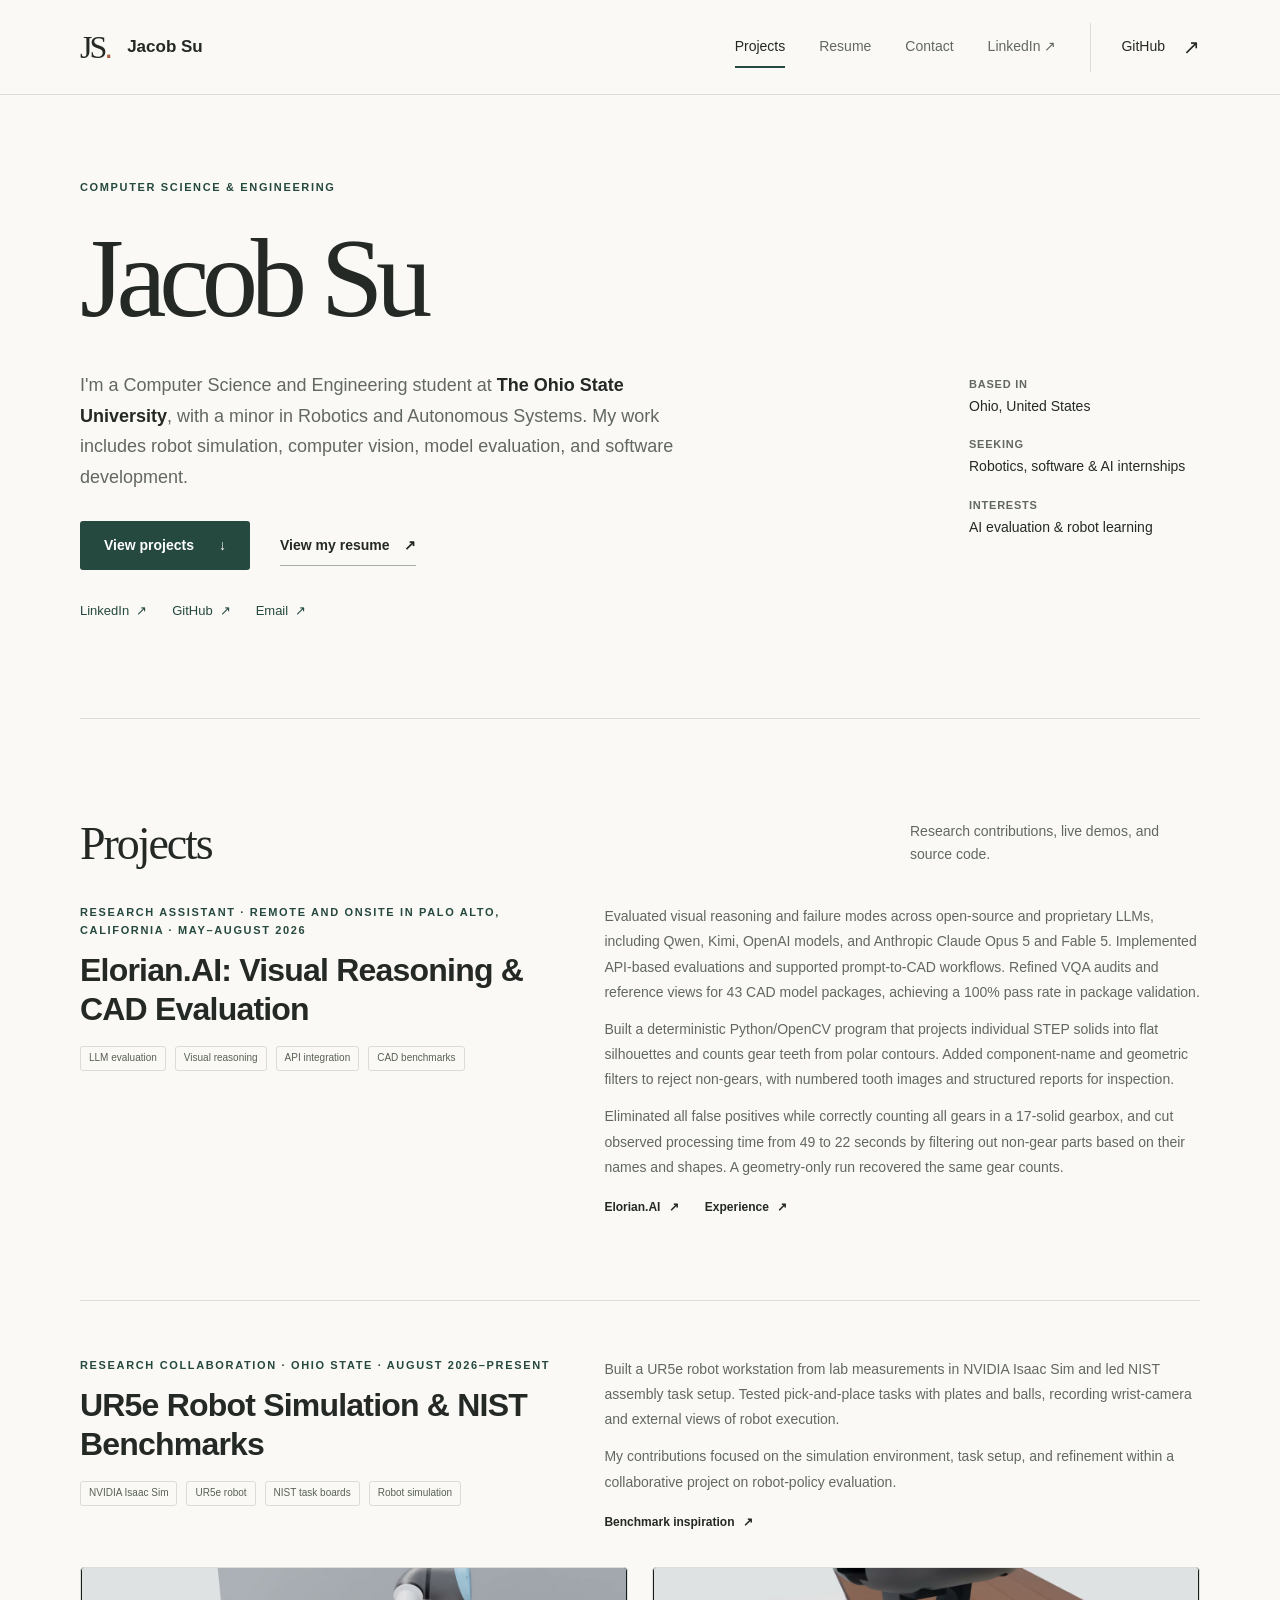
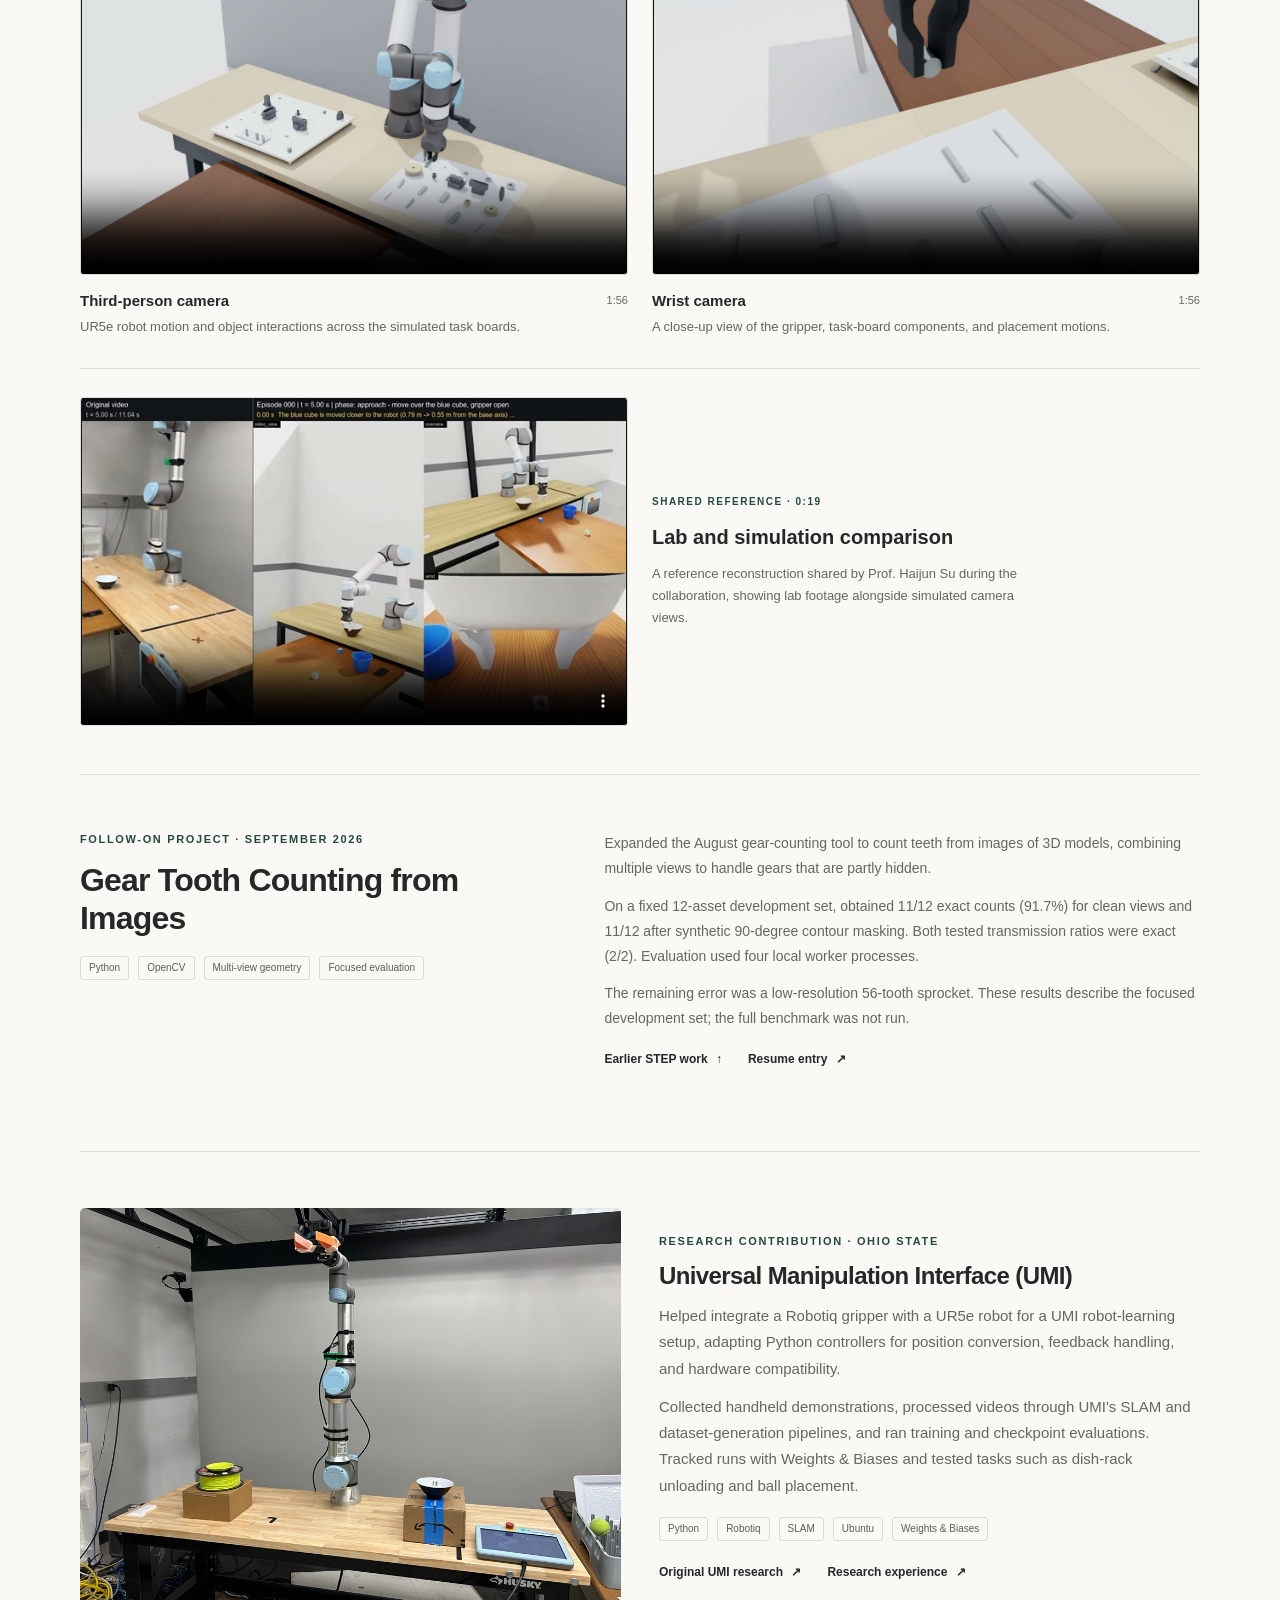
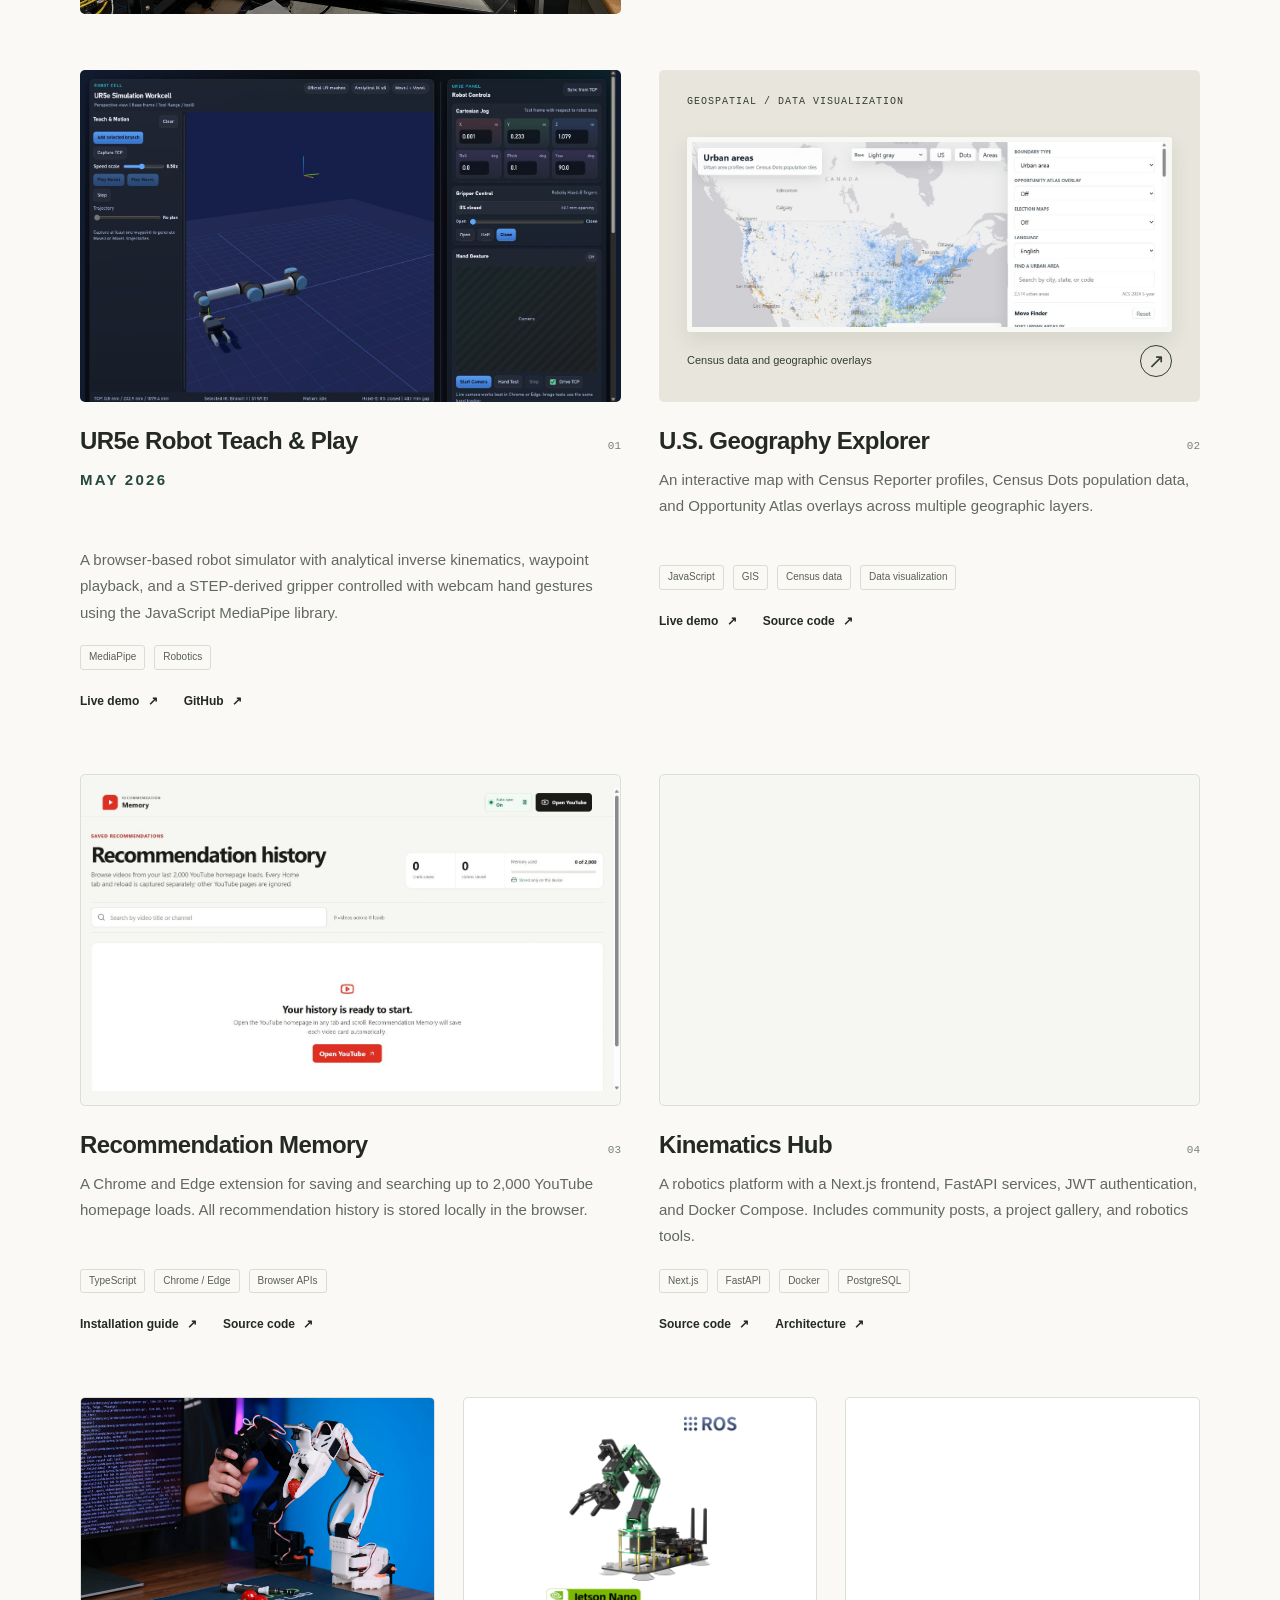
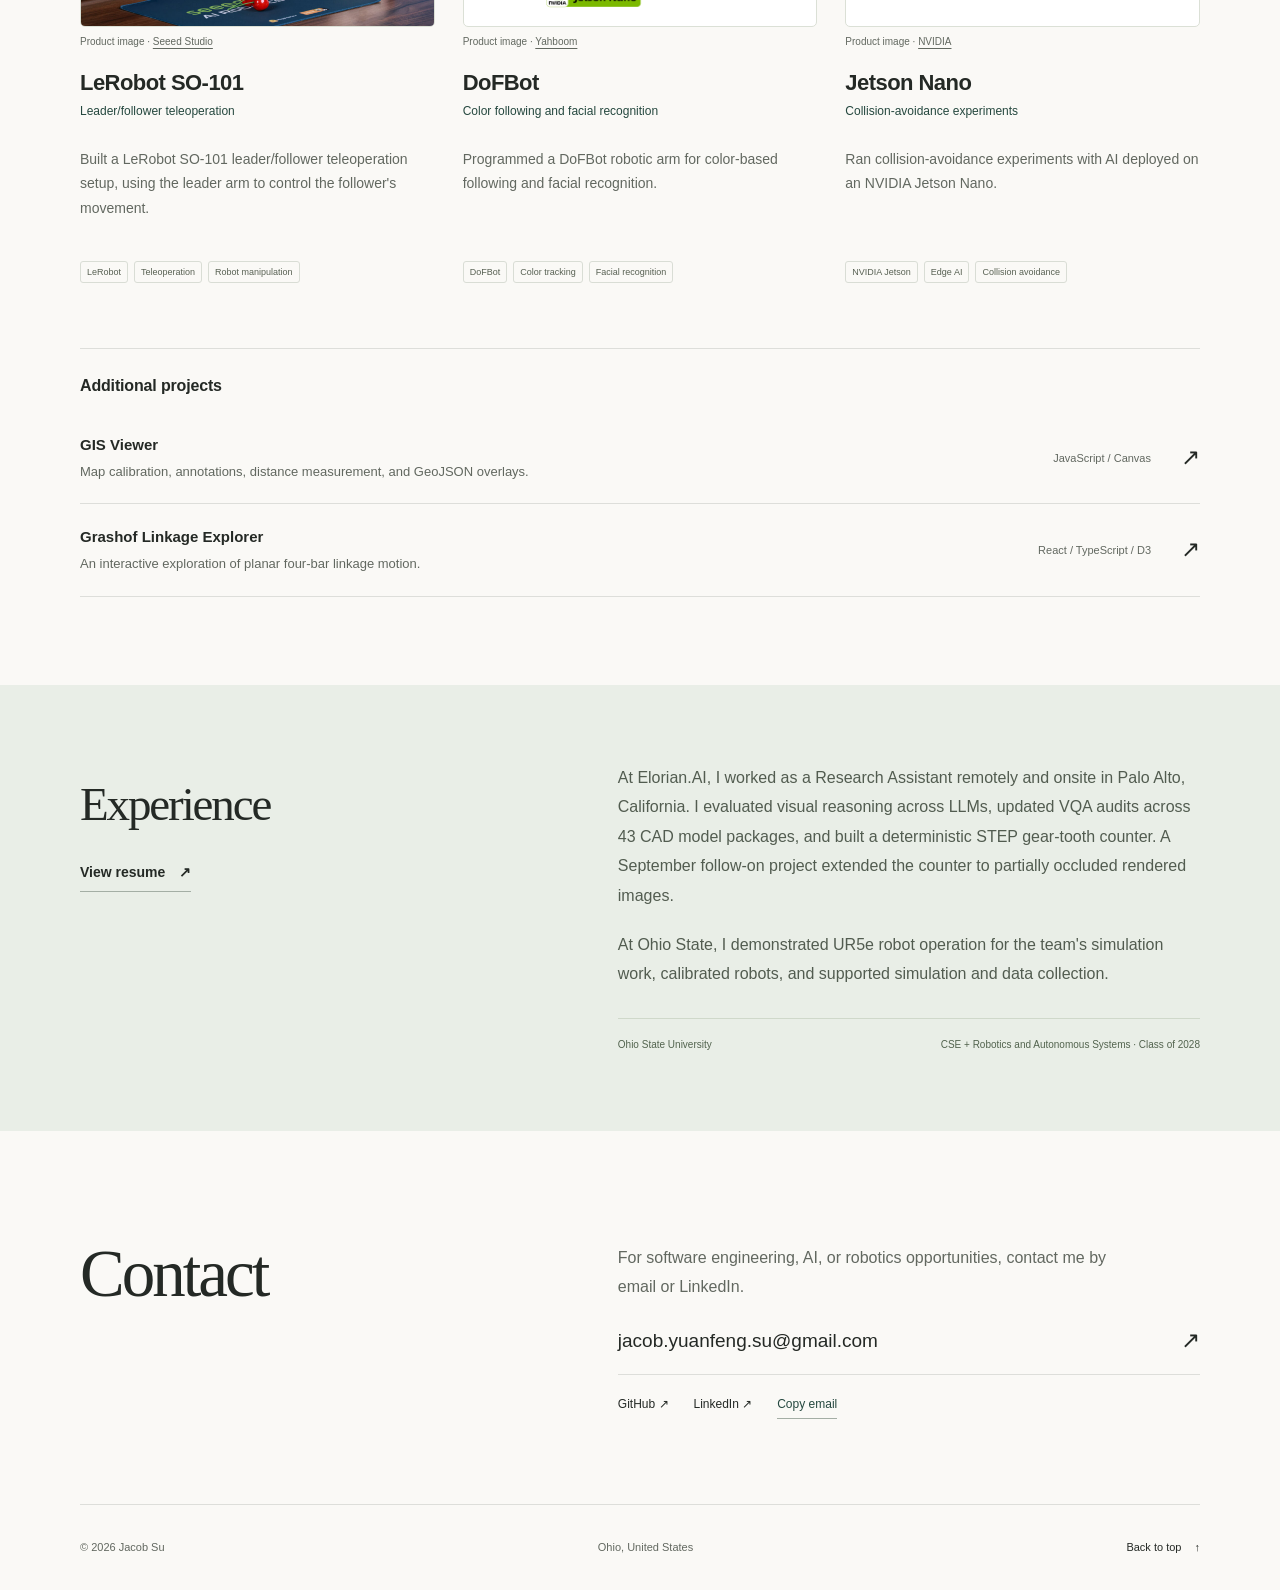
<file: index.html>
<!doctype html>
<html lang="en">
<head>
  <meta charset="utf-8">
  <meta name="viewport" content="width=device-width,initial-scale=1">
  <meta name="description" content="Jacob Su — Ohio State Computer Science and Engineering student building software, applied AI systems, robotics tools, and interactive maps. Explore projects and resume.">
  <meta name="theme-color" content="#faf9f6">
  <meta property="og:title" content="Jacob Su | Software, AI & Robotics">
  <meta property="og:description" content="Selected projects, research experience, and resume. Computer Science and Engineering at The Ohio State University.">
  <meta property="og:type" content="website">
  <meta property="og:url" content="https://pekingperson.github.io/">
  <link rel="canonical" href="https://pekingperson.github.io/">
  <link rel="icon" href="assets/favicon.svg" type="image/svg+xml">
  <link rel="stylesheet" href="assets/styles.css">
  <script src="assets/site.js" defer></script>
  <title>Jacob Su | Software, AI & Robotics</title>
</head>
<body>
  <a class="skip-link" href="#main">Skip to content</a>
  <header class="site-header">
    <div class="container nav-wrap">
      <a class="brand" href="./" aria-label="Jacob Su home"><span class="monogram" aria-hidden="true">JS<span>.</span></span><span>Jacob Su</span></a>
      <nav aria-label="Main navigation">
        <a class="nav-link active" href="#projects" aria-current="page">Projects</a>
        <a class="nav-link" href="resume.html">Resume</a>
        <a class="nav-link" href="#contact">Contact</a>
        <a class="nav-link nav-linkedin" href="https://www.linkedin.com/in/jacob-su-a13038284/" target="_blank" rel="noopener noreferrer">LinkedIn <span aria-hidden="true">↗</span></a>
        <a class="nav-github" href="https://github.com/pekingperson" target="_blank" rel="noopener noreferrer">GitHub <span aria-hidden="true">↗</span></a>
      </nav>
    </div>
  </header>

  <main id="main">
    <section class="hero container" aria-labelledby="intro-title">
      <p class="eyebrow">Computer Science &amp; Engineering</p>
      <h1 id="intro-title">Jacob Su</h1>
      <div class="hero-bottom">
        <div class="hero-intro">
          <p>I'm a Computer Science and Engineering student at <strong>The Ohio State University</strong>, with a minor in Robotics and Autonomous Systems. My work includes robot simulation, computer vision, model evaluation, and software development.</p>
          <div class="hero-actions">
            <a class="button button-dark" href="#projects">View projects <span aria-hidden="true">↓</span></a>
            <a class="text-link" href="resume.html">View my resume <span aria-hidden="true">↗</span></a>
          </div>
          <nav class="profile-links" aria-label="Profile and contact links">
            <a href="https://www.linkedin.com/in/jacob-su-a13038284/" target="_blank" rel="noopener noreferrer">LinkedIn <span aria-hidden="true">↗</span></a>
            <a href="https://github.com/pekingperson" target="_blank" rel="noopener noreferrer">GitHub <span aria-hidden="true">↗</span></a>
            <a href="mailto:jacob.yuanfeng.su@gmail.com">Email <span aria-hidden="true">↗</span></a>
          </nav>
        </div>
        <dl class="hero-details">
          <div><dt>Based in</dt><dd>Ohio, United States</dd></div>
          <div><dt>Seeking</dt><dd>Robotics, software &amp; AI internships</dd></div>
          <div><dt>Interests</dt><dd>AI evaluation &amp; robot learning</dd></div>
        </dl>
      </div>
      <div class="hero-rule" aria-hidden="true"></div>
    </section>

    <section class="projects container section" id="projects" aria-labelledby="projects-title">
      <div class="section-heading">
        <div><h2 id="projects-title">Projects</h2></div>
        <p>Research contributions, live demos, and source code.</p>
      </div>
      <div class="project-grid">
        <article class="project research-project" id="elorian-ai" aria-labelledby="elorian-title">
          <div class="research-heading">
            <div>
              <p class="eyebrow">Research Assistant · Remote and onsite in Palo Alto, California · May–August 2026</p>
              <h3 id="elorian-title">Elorian.AI: Visual Reasoning &amp; CAD Evaluation</h3>
              <ul class="tags" aria-label="Elorian project areas"><li>LLM evaluation</li><li>Visual reasoning</li><li>API integration</li><li>CAD benchmarks</li></ul>
            </div>
            <div class="research-description">
              <p>Evaluated visual reasoning and failure modes across open-source and proprietary LLMs, including Qwen, Kimi, OpenAI models, and Anthropic Claude Opus 5 and Fable 5. Implemented API-based evaluations and supported prompt-to-CAD workflows. Refined VQA audits and reference views for 43 CAD model packages, achieving a 100% pass rate in package validation.</p>
              <p>Built a deterministic Python/OpenCV program that projects individual STEP solids into flat silhouettes and counts gear teeth from polar contours. Added component-name and geometric filters to reject non-gears, with numbered tooth images and structured reports for inspection.</p>
              <p>Eliminated all false positives while correctly counting all gears in a 17-solid gearbox, and cut observed processing time from 49 to 22 seconds by filtering out non-gear parts based on their names and shapes. A geometry-only run recovered the same gear counts.</p>
              <div class="project-links"><a href="https://elorian.ai/" target="_blank" rel="noopener noreferrer">Elorian.AI <span aria-hidden="true">↗</span></a><a href="resume.html#elorian-experience">Experience <span aria-hidden="true">↗</span></a></div>
            </div>
          </div>
        </article>

        <article class="project simulation-project" id="ur5e-simulation" aria-labelledby="simulation-title">
          <div class="simulation-heading">
            <div>
              <p class="eyebrow">Research collaboration · Ohio State · August 2026–Present</p>
              <h3 id="simulation-title">UR5e Robot Simulation &amp; NIST Benchmarks</h3>
              <ul class="tags" aria-label="Simulation project technologies"><li>NVIDIA Isaac Sim</li><li>UR5e robot</li><li>NIST task boards</li><li>Robot simulation</li></ul>
            </div>
            <div class="simulation-description">
              <p>Built a UR5e robot workstation from lab measurements in NVIDIA Isaac Sim and led NIST assembly task setup. Tested pick-and-place tasks with plates and balls, recording wrist-camera and external views of robot execution.</p>
              <p>My contributions focused on the simulation environment, task setup, and refinement within a collaborative project on robot-policy evaluation.</p>
              <div class="project-links"><a href="https://alpha-nist.github.io/" target="_blank" rel="noopener noreferrer">Benchmark inspiration <span aria-hidden="true">↗</span></a></div>
            </div>
          </div>
          <div class="simulation-videos" aria-label="UR5e robot project videos">
            <figure class="project-video">
              <video controls playsinline preload="none" poster="assets/videos/ur5e-third-person.jpg" width="1280" height="720" aria-label="UR5e robot simulation, third-person camera" aria-describedby="third-person-caption">
                <source src="assets/videos/ur5e-third-person.mp4" type="video/mp4">
                <a href="assets/videos/ur5e-third-person.mp4">Open the third-person simulation video.</a>
              </video>
              <figcaption id="third-person-caption"><strong>Third-person camera <span>1:56</span></strong>UR5e robot motion and object interactions across the simulated task boards.</figcaption>
            </figure>
            <figure class="project-video">
              <video controls playsinline preload="none" poster="assets/videos/ur5e-wrist-camera.jpg" width="1280" height="720" aria-label="UR5e robot simulation, wrist camera" aria-describedby="wrist-camera-caption">
                <source src="assets/videos/ur5e-wrist-camera.mp4" type="video/mp4">
                <a href="assets/videos/ur5e-wrist-camera.mp4">Open the wrist-camera simulation video.</a>
              </video>
              <figcaption id="wrist-camera-caption"><strong>Wrist camera <span>1:56</span></strong>A close-up view of the gripper, task-board components, and placement motions.</figcaption>
            </figure>
            <figure class="project-video reference-video">
              <video controls playsinline preload="none" poster="assets/videos/ur5e-lab-comparison.jpg" width="640" height="384" aria-label="Reference comparison of lab footage and a simulated UR5e robot workstation" aria-describedby="comparison-caption">
                <source src="assets/videos/ur5e-lab-comparison.mp4" type="video/mp4">
                <a href="assets/videos/ur5e-lab-comparison.mp4">Open the lab and simulation comparison video.</a>
              </video>
              <figcaption id="comparison-caption"><span class="eyebrow">Shared reference · 0:19</span><strong>Lab and simulation comparison</strong>A reference reconstruction shared by Prof. Haijun Su during the collaboration, showing lab footage alongside simulated camera views.</figcaption>
            </figure>
          </div>
        </article>

        <article class="project research-project" id="gear-tooth-counter" aria-labelledby="gear-counter-title">
          <div class="research-heading">
            <div>
              <p class="eyebrow">Follow-on project · September 2026</p>
              <h3 id="gear-counter-title">Gear Tooth Counting from Images</h3>
              <ul class="tags" aria-label="Gear counter technologies"><li>Python</li><li>OpenCV</li><li>Multi-view geometry</li><li>Focused evaluation</li></ul>
            </div>
            <div class="research-description">
              <p>Expanded the August gear-counting tool to count teeth from images of 3D models, combining multiple views to handle gears that are partly hidden.</p>
              <p>On a fixed 12-asset development set, obtained 11/12 exact counts (91.7%) for clean views and 11/12 after synthetic 90-degree contour masking. Both tested transmission ratios were exact (2/2). Evaluation used four local worker processes.</p>
              <p>The remaining error was a low-resolution 56-tooth sprocket. These results describe the focused development set; the full benchmark was not run.</p>
              <div class="project-links"><a href="#elorian-ai">Earlier STEP work <span aria-hidden="true">↑</span></a><a href="resume.html#gear-counter-resume">Resume entry <span aria-hidden="true">↗</span></a></div>
            </div>
          </div>
        </article>

        <article class="project umi-project" id="umi">
          <a class="project-cover umi-photo" href="https://umi-gripper.github.io/" target="_blank" rel="noopener noreferrer" aria-label="Read the original Universal Manipulation Interface research">
            <img src="assets/umi-lab-setup.png" width="1024" height="768" alt="UR5e robot with an orange gripper mounted on a laboratory workbench for UMI experiments" loading="lazy" decoding="async">
          </a>
          <div class="umi-content">
            <p class="eyebrow">Research contribution · Ohio State</p>
            <div class="project-title"><h3>Universal Manipulation Interface (UMI)</h3></div>
            <p>Helped integrate a Robotiq gripper with a UR5e robot for a UMI robot-learning setup, adapting Python controllers for position conversion, feedback handling, and hardware compatibility.</p>
            <p>Collected handheld demonstrations, processed videos through UMI's SLAM and dataset-generation pipelines, and ran training and checkpoint evaluations. Tracked runs with Weights &amp; Biases and tested tasks such as dish-rack unloading and ball placement.</p>
            <ul class="tags" aria-label="UMI technologies"><li>Python</li><li>Robotiq</li><li>SLAM</li><li>Ubuntu</li><li>Weights &amp; Biases</li></ul>
            <div class="project-links"><a href="https://umi-gripper.github.io/" target="_blank" rel="noopener noreferrer">Original UMI research <span aria-hidden="true">↗</span></a><a href="resume.html#experience">Research experience <span aria-hidden="true">↗</span></a></div>
          </div>
        </article>

        <article class="project" id="ur5e">
          <a class="project-cover screenshot-cover" href="https://pekingperson.github.io/Hand_Control_UR5e/" target="_blank" rel="noopener noreferrer" aria-label="Open the UR5e Robot Teach and Play live demo">
            <img src="assets/ur5e-preview.png" width="1440" height="900" alt="UR5e robot simulator screenshot showing the robot viewport, trajectory controls, and gripper controls" loading="lazy" decoding="async">
          </a>
          <div class="project-title"><h3>UR5e Robot Teach &amp; Play</h3><span class="project-number">01</span></div>
          <p class="eyebrow"><time datetime="2026-05">May 2026</time></p>
          <p>A browser-based robot simulator with analytical inverse kinematics, waypoint playback, and a STEP-derived gripper controlled with webcam hand gestures using the JavaScript MediaPipe library.</p>
          <ul class="tags" aria-label="UR5e robot technologies"><li>MediaPipe</li><li>Robotics</li></ul>
          <div class="project-links"><a href="https://pekingperson.github.io/Hand_Control_UR5e/" target="_blank" rel="noopener noreferrer">Live demo <span aria-hidden="true">↗</span></a><a href="https://github.com/pekingperson/Hand_Control_UR5e" target="_blank" rel="noopener noreferrer">GitHub <span aria-hidden="true">↗</span></a></div>
        </article>

        <article class="project" id="geography">
          <a class="project-cover map-cover" href="https://pekingperson.github.io/United-States-Comprehensive-Geographic-Interactive-Website/" target="_blank" rel="noopener noreferrer" aria-label="Open the U.S. Geography Explorer live demo">
            <span class="cover-label">GEOSPATIAL / DATA VISUALIZATION</span>
            <div class="map-window"><img src="assets/geography-preview.png" width="1280" height="720" alt="U.S. Geography Explorer showing Census population dots and geographic filters" loading="lazy" decoding="async"></div>
            <span class="cover-foot">Census data and geographic overlays <span class="cover-arrow" aria-hidden="true">↗</span></span>
          </a>
          <div class="project-title"><h3>U.S. Geography Explorer</h3><span class="project-number">02</span></div>
          <p>An interactive map with Census Reporter profiles, Census Dots population data, and Opportunity Atlas overlays across multiple geographic layers.</p>
          <ul class="tags" aria-label="Geography technologies"><li>JavaScript</li><li>GIS</li><li>Census data</li><li>Data visualization</li></ul>
          <div class="project-links"><a href="https://pekingperson.github.io/United-States-Comprehensive-Geographic-Interactive-Website/" target="_blank" rel="noopener noreferrer">Live demo <span aria-hidden="true">↗</span></a><a href="https://github.com/pekingperson/United-States-Comprehensive-Geographic-Interactive-Website" target="_blank" rel="noopener noreferrer">Source code <span aria-hidden="true">↗</span></a></div>
        </article>

        <article class="project" id="memory">
          <a class="project-cover screenshot-cover app-screenshot" href="https://github.com/pekingperson/YouTube-Recommendation-Memory-Extension" target="_blank" rel="noopener noreferrer" aria-label="View the Recommendation Memory repository and installation instructions">
            <img src="assets/recommendation-memory-preview.png" width="1265" height="712" alt="Actual Recommendation Memory interface showing search, automatic saving, archive capacity, and the empty-history state" loading="lazy" decoding="async">
          </a>
          <div class="project-title"><h3>Recommendation Memory</h3><span class="project-number">03</span></div>
          <p>A Chrome and Edge extension for saving and searching up to 2,000 YouTube homepage loads. All recommendation history is stored locally in the browser.</p>
          <ul class="tags" aria-label="Recommendation Memory technologies"><li>TypeScript</li><li>Chrome / Edge</li><li>Browser APIs</li></ul>
          <div class="project-links"><a href="https://github.com/pekingperson/YouTube-Recommendation-Memory-Extension#install-the-ready-to-use-extension" target="_blank" rel="noopener noreferrer">Installation guide <span aria-hidden="true">↗</span></a><a href="https://github.com/pekingperson/YouTube-Recommendation-Memory-Extension" target="_blank" rel="noopener noreferrer">Source code <span aria-hidden="true">↗</span></a></div>
        </article>

        <article class="project" id="kinematics">
          <a class="project-cover screenshot-cover app-screenshot" href="https://github.com/pekingperson/kinematics_hub" target="_blank" rel="noopener noreferrer" aria-label="View the Kinematics Hub source code">
            <img src="assets/kinematics-hub-preview.png" width="1280" height="720" alt="Actual Kinematics Hub frontend with links to authentication, community discussions, events, and research papers" loading="lazy" decoding="async">
          </a>
          <div class="project-title"><h3>Kinematics Hub</h3><span class="project-number">04</span></div>
          <p>A robotics platform with a Next.js frontend, FastAPI services, JWT authentication, and Docker Compose. Includes community posts, a project gallery, and robotics tools.</p>
          <ul class="tags" aria-label="Kinematics Hub technologies"><li>Next.js</li><li>FastAPI</li><li>Docker</li><li>PostgreSQL</li></ul>
          <div class="project-links"><a href="https://github.com/pekingperson/kinematics_hub" target="_blank" rel="noopener noreferrer">Source code <span aria-hidden="true">↗</span></a><a href="https://github.com/pekingperson/kinematics_hub/blob/main/docs/architecture.md" target="_blank" rel="noopener noreferrer">Architecture <span aria-hidden="true">↗</span></a></div>
        </article>
        <div class="hardware-projects" id="hardware-projects" role="group" aria-label="Personal robotics projects">
          <article class="hardware-project" id="lerobot-so101">
            <figure class="hardware-media">
              <div class="hardware-cover hardware-photo so101-photo"><img src="assets/so101-reference.jpg" width="1400" height="1050" alt="Seeed Studio SO-101 leader and follower arms demonstrating a pick-and-place task" loading="lazy" decoding="async"></div>
              <figcaption class="image-credit">Product image · <a href="https://www.seeedstudio.com/SO-ARM101-Pro-Unassembled-Bundle.html" target="_blank" rel="noopener noreferrer">Seeed Studio</a></figcaption>
            </figure>
            <div class="hardware-content">
              <h3>LeRobot SO-101</h3>
              <p class="hardware-role">Leader/follower teleoperation</p>
              <p class="hardware-description">Built a LeRobot SO-101 leader/follower teleoperation setup, using the leader arm to control the follower's movement.</p>
              <ul class="tags" aria-label="SO-101 project topics"><li>LeRobot</li><li>Teleoperation</li><li>Robot manipulation</li></ul>
            </div>
          </article>

          <article class="hardware-project" id="dofbot">
            <figure class="hardware-media">
              <div class="hardware-cover hardware-photo"><img src="assets/dofbot-reference.jpg" width="1800" height="1800" alt="Yahboom DoFBot robotic arm with its camera, gripper, and Jetson Nano base" loading="lazy" decoding="async"></div>
              <figcaption class="image-credit">Product image · <a href="https://www.yahboom.store/products/dofbot-jetson_nano" target="_blank" rel="noopener noreferrer">Yahboom</a></figcaption>
            </figure>
            <div class="hardware-content">
              <h3>DoFBot</h3>
              <p class="hardware-role">Color following and facial recognition</p>
              <p class="hardware-description">Programmed a DoFBot robotic arm for color-based following and facial recognition.</p>
              <ul class="tags" aria-label="DoFBot project topics"><li>DoFBot</li><li>Color tracking</li><li>Facial recognition</li></ul>
            </div>
          </article>

          <article class="hardware-project" id="jetson-nano">
            <figure class="hardware-media">
              <div class="hardware-cover hardware-photo"><img src="assets/jetson-nano-reference.jpg" width="1280" height="720" alt="NVIDIA Jetson Nano Developer Kit with heatsink and USB and Ethernet ports" loading="lazy" decoding="async"></div>
              <figcaption class="image-credit">Product image · <a href="https://www.nvidia.com/en-us/autonomous-machines/embedded-systems/jetson-nano/product-development/" target="_blank" rel="noopener noreferrer">NVIDIA</a></figcaption>
            </figure>
            <div class="hardware-content">
              <h3>Jetson Nano</h3>
              <p class="hardware-role">Collision-avoidance experiments</p>
              <p class="hardware-description">Ran collision-avoidance experiments with AI deployed on an NVIDIA Jetson Nano.</p>
              <ul class="tags" aria-label="Jetson project topics"><li>NVIDIA Jetson</li><li>Edge AI</li><li>Collision avoidance</li></ul>
            </div>
          </article>
        </div>

      </div>

      <div class="more-projects">
        <h3>Additional projects</h3>
        <a href="https://github.com/pekingperson/gis-viewer-natural" target="_blank" rel="noopener noreferrer"><span><strong>GIS Viewer</strong><span>Map calibration, annotations, distance measurement, and GeoJSON overlays.</span></span><span class="more-tech">JavaScript / Canvas</span><span aria-hidden="true">↗</span></a>
        <a href="https://github.com/pekingperson/grashof_4bar" target="_blank" rel="noopener noreferrer"><span><strong>Grashof Linkage Explorer</strong><span>An interactive exploration of planar four-bar linkage motion.</span></span><span class="more-tech">React / TypeScript / D3</span><span aria-hidden="true">↗</span></a>
      </div>
    </section>

    <section class="about-band" aria-labelledby="about-title">
      <div class="container about-layout"><div><h2 id="about-title">Experience</h2><a class="text-link" href="resume.html">View resume <span aria-hidden="true">↗</span></a></div><div class="about-copy"><p>At Elorian.AI, I worked as a Research Assistant remotely and onsite in Palo Alto, California. I evaluated visual reasoning across LLMs, updated VQA audits across 43 CAD model packages, and built a deterministic STEP gear-tooth counter. A September follow-on project extended the counter to partially occluded rendered images.</p><p>At Ohio State, I demonstrated UR5e robot operation for the team's simulation work, calibrated robots, and supported simulation and data collection.</p><div class="about-foot"><span>Ohio State University</span><span>CSE + Robotics and Autonomous Systems · Class of 2028</span></div></div></div>
    </section>

    <section class="contact container section" id="contact" aria-labelledby="contact-title"><div class="contact-layout"><h2 id="contact-title">Contact</h2><div><p>For software engineering, AI, or robotics opportunities, contact me by email or LinkedIn.</p><a class="contact-email" href="mailto:jacob.yuanfeng.su@gmail.com">jacob.yuanfeng.su@gmail.com <span aria-hidden="true">↗</span></a><div class="contact-links"><a href="https://github.com/pekingperson" target="_blank" rel="noopener noreferrer">GitHub <span aria-hidden="true">↗</span></a><a href="https://www.linkedin.com/in/jacob-su-a13038284/" target="_blank" rel="noopener noreferrer">LinkedIn <span aria-hidden="true">↗</span></a><button class="copy-email" type="button" data-copy-email="jacob.yuanfeng.su@gmail.com">Copy email</button><span class="copy-status" aria-live="polite"></span></div></div></div></section>
  </main>
  <footer class="site-footer container"><span>© <span data-year>2026</span> Jacob Su</span><span>Ohio, United States</span><a href="#main">Back to top <span aria-hidden="true">↑</span></a></footer>
</body>
</html>
</file>
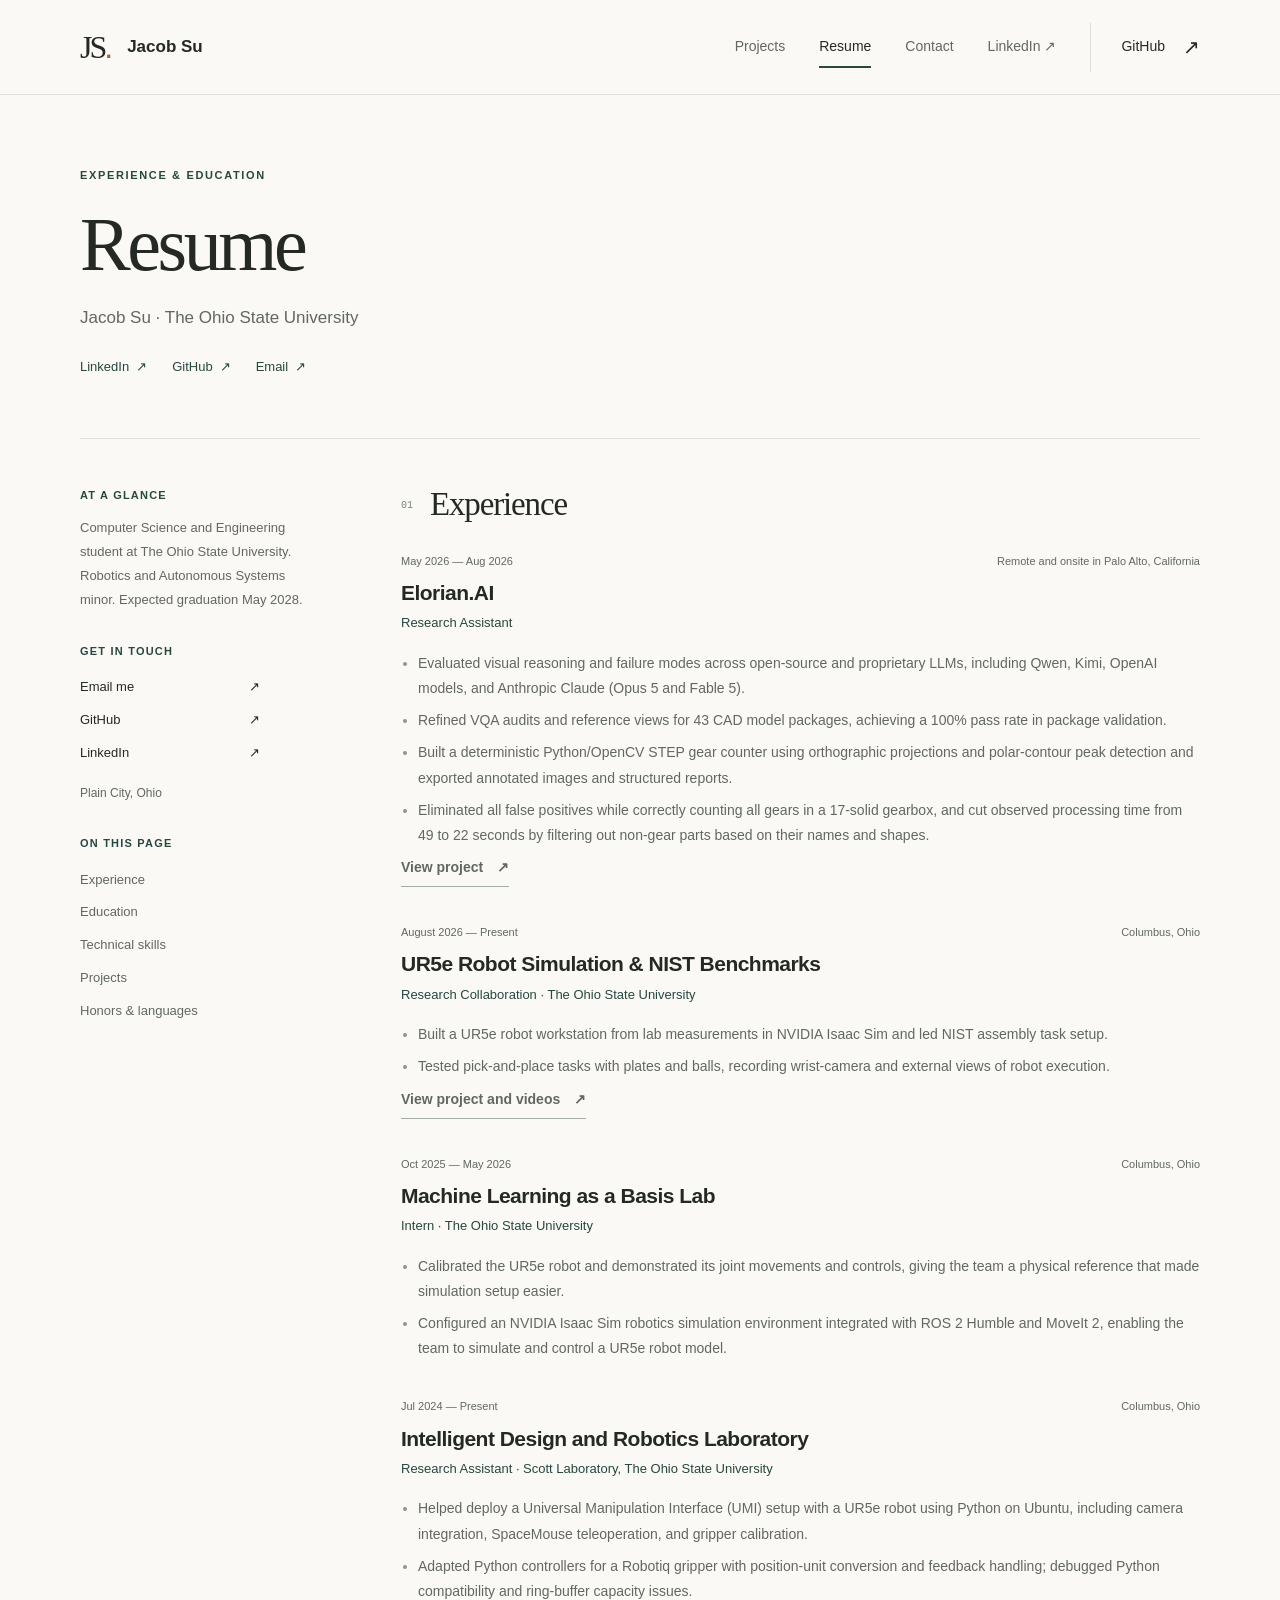
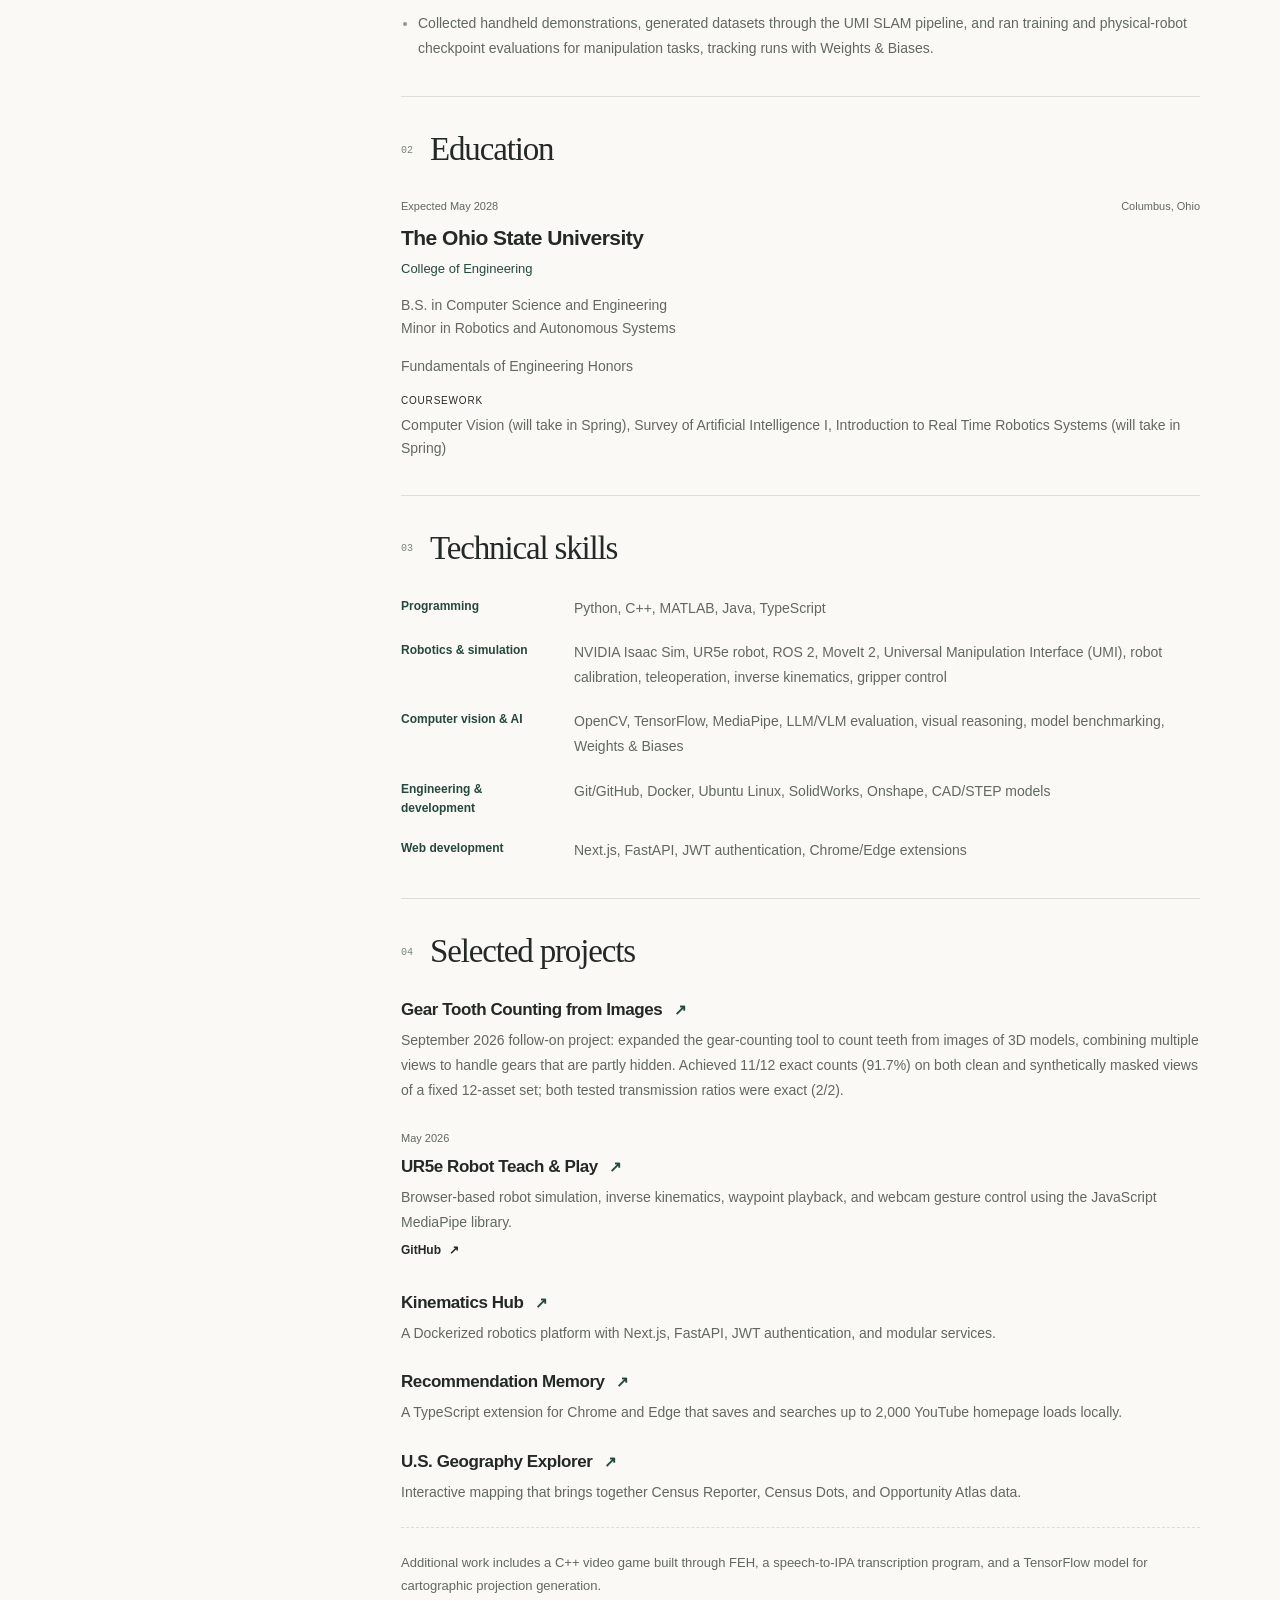
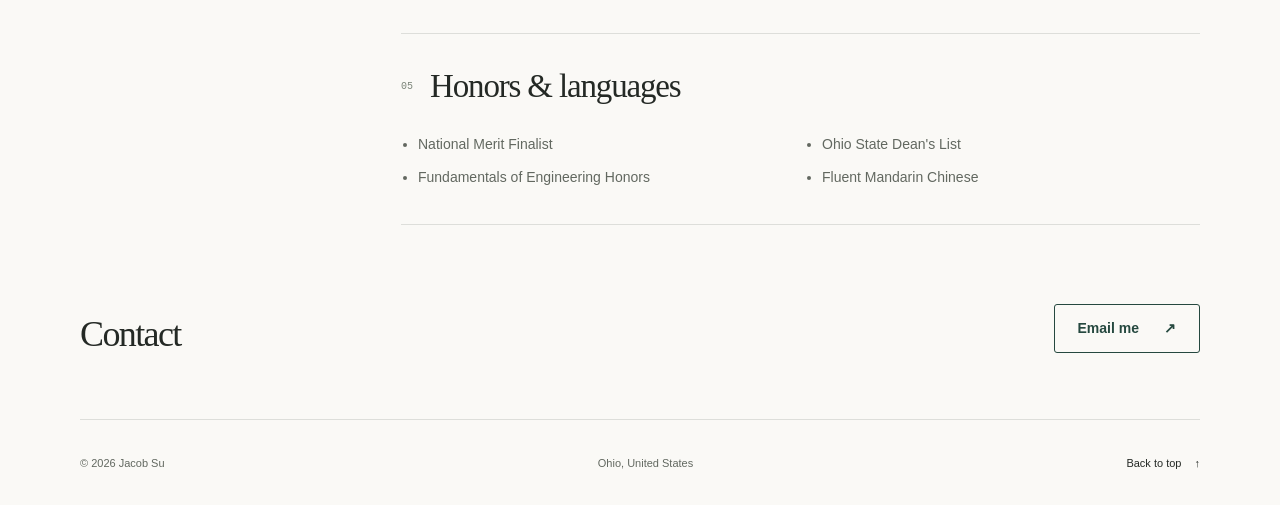
<file: resume.html>
<!doctype html>
<html lang="en">
<head>
  <meta charset="utf-8">
  <meta name="viewport" content="width=device-width,initial-scale=1">
  <meta name="description" content="Jacob Su's resume: Computer Science and Engineering at Ohio State, applied AI systems, robotics research, and software development.">
  <meta name="theme-color" content="#faf9f6">
  <meta property="og:title" content="Resume | Jacob Su">
  <meta property="og:description" content="Jacob Su's experience, education, technical skills, and projects.">
  <meta property="og:type" content="website">
  <meta property="og:url" content="https://pekingperson.github.io/resume.html">
  <link rel="canonical" href="https://pekingperson.github.io/resume.html">
  <link rel="icon" href="assets/favicon.svg" type="image/svg+xml">
  <link rel="stylesheet" href="assets/styles.css">
  <script src="assets/site.js" defer></script>
  <title>Resume | Jacob Su</title>
</head>
<body>
  <a class="skip-link" href="#main">Skip to content</a>
  <header class="site-header"><div class="container nav-wrap"><a class="brand" href="./" aria-label="Jacob Su home"><span class="monogram" aria-hidden="true">JS<span>.</span></span><span>Jacob Su</span></a><nav aria-label="Main navigation"><a class="nav-link" href="./#projects">Projects</a><a class="nav-link active" href="resume.html" aria-current="page">Resume</a><a class="nav-link" href="./#contact">Contact</a><a class="nav-link nav-linkedin" href="https://www.linkedin.com/in/jacob-su-a13038284/" target="_blank" rel="noopener noreferrer">LinkedIn <span aria-hidden="true">↗</span></a><a class="nav-github" href="https://github.com/pekingperson" target="_blank" rel="noopener noreferrer">GitHub <span aria-hidden="true">↗</span></a></nav></div></header>
  <main class="container resume-main" id="main">
    <section class="resume-hero" aria-labelledby="resume-title"><div><p class="eyebrow">Experience &amp; education</p><h1 id="resume-title">Resume</h1><p>Jacob Su · The Ohio State University</p><nav class="profile-links" aria-label="Profile and contact links"><a href="https://www.linkedin.com/in/jacob-su-a13038284/" target="_blank" rel="noopener noreferrer">LinkedIn <span aria-hidden="true">↗</span></a><a href="https://github.com/pekingperson" target="_blank" rel="noopener noreferrer">GitHub <span aria-hidden="true">↗</span></a><a href="mailto:jacob.yuanfeng.su@gmail.com">Email <span aria-hidden="true">↗</span></a></nav></div></section>
    <div class="resume-layout">
      <aside class="resume-sidebar" aria-label="Resume overview"><div class="sidebar-group"><h2>At a glance</h2><p>Computer Science and Engineering student at The Ohio State University. Robotics and Autonomous Systems minor. Expected graduation May 2028.</p></div><div class="sidebar-group"><h2>Get in touch</h2><a href="mailto:jacob.yuanfeng.su@gmail.com">Email me <span aria-hidden="true">↗</span></a><a href="https://github.com/pekingperson" target="_blank" rel="noopener noreferrer">GitHub <span aria-hidden="true">↗</span></a><a href="https://www.linkedin.com/in/jacob-su-a13038284/" target="_blank" rel="noopener noreferrer">LinkedIn <span aria-hidden="true">↗</span></a><p class="location">Plain City, Ohio</p></div><nav class="resume-toc sidebar-group" aria-label="On this page"><h2>On this page</h2><a href="#experience">Experience</a><a href="#education">Education</a><a href="#skills">Technical skills</a><a href="#resume-projects">Projects</a><a href="#honors">Honors &amp; languages</a></nav></aside>
      <div class="resume-content">
        <section class="resume-section" id="experience" aria-labelledby="experience-title"><div class="resume-section-heading"><span>01</span><h2 id="experience-title">Experience</h2></div>
          <article class="experience" id="elorian-experience"><div class="experience-meta"><span>May 2026 — Aug 2026</span><span>Remote and onsite in Palo Alto, California</span></div><h3>Elorian.AI</h3><p class="role">Research Assistant</p><ul><li>Evaluated visual reasoning and failure modes across open-source and proprietary LLMs, including Qwen, Kimi, OpenAI models, and Anthropic Claude (Opus 5 and Fable 5).</li><li>Refined VQA audits and reference views for 43 CAD model packages, achieving a 100% pass rate in package validation.</li><li>Built a deterministic Python/OpenCV STEP gear counter using orthographic projections and polar-contour peak detection and exported annotated images and structured reports.</li><li>Eliminated all false positives while correctly counting all gears in a 17-solid gearbox, and cut observed processing time from 49 to 22 seconds by filtering out non-gear parts based on their names and shapes.</li></ul><p><a class="text-link" href="./#elorian-ai">View project <span aria-hidden="true">↗</span></a></p></article>
          <article class="experience" id="ur5e-research-experience"><div class="experience-meta"><span>August 2026 — Present</span><span>Columbus, Ohio</span></div><h3>UR5e Robot Simulation &amp; NIST Benchmarks</h3><p class="role">Research Collaboration · The Ohio State University</p><ul><li>Built a UR5e robot workstation from lab measurements in NVIDIA Isaac Sim and led NIST assembly task setup.</li><li>Tested pick-and-place tasks with plates and balls, recording wrist-camera and external views of robot execution.</li></ul><p><a class="text-link" href="./#ur5e-simulation">View project and videos <span aria-hidden="true">↗</span></a></p></article>
          <article class="experience"><div class="experience-meta"><span>Oct 2025 — May 2026</span><span>Columbus, Ohio</span></div><h3>Machine Learning as a Basis Lab</h3><p class="role">Intern · The Ohio State University</p><ul><li>Calibrated the UR5e robot and demonstrated its joint movements and controls, giving the team a physical reference that made simulation setup easier.</li><li>Configured an NVIDIA Isaac Sim robotics simulation environment integrated with ROS 2 Humble and MoveIt 2, enabling the team to simulate and control a UR5e robot model.</li></ul></article>
          <article class="experience"><div class="experience-meta"><span>Jul 2024 — Present</span><span>Columbus, Ohio</span></div><h3>Intelligent Design and Robotics Laboratory</h3><p class="role">Research Assistant · Scott Laboratory, The Ohio State University</p><ul><li>Helped deploy a Universal Manipulation Interface (UMI) setup with a UR5e robot using Python on Ubuntu, including camera integration, SpaceMouse teleoperation, and gripper calibration.</li><li>Adapted Python controllers for a Robotiq gripper with position-unit conversion and feedback handling; debugged Python compatibility and ring-buffer capacity issues.</li><li>Collected handheld demonstrations, generated datasets through the UMI SLAM pipeline, and ran training and physical-robot checkpoint evaluations for manipulation tasks, tracking runs with Weights &amp; Biases.</li></ul></article>
        </section>
        <section class="resume-section" id="education" aria-labelledby="education-title"><div class="resume-section-heading"><span>02</span><h2 id="education-title">Education</h2></div><article class="education-entry"><div class="experience-meta"><span>Expected May 2028</span><span>Columbus, Ohio</span></div><h3>The Ohio State University</h3><p class="role">College of Engineering</p><p>B.S. in Computer Science and Engineering<br>Minor in Robotics and Autonomous Systems</p><p>Fundamentals of Engineering Honors</p><p class="coursework"><span>Coursework</span>Computer Vision (will take in Spring), Survey of Artificial Intelligence I, Introduction to Real Time Robotics Systems (will take in Spring)</p></article></section>
        <section class="resume-section" id="skills" aria-labelledby="skills-title"><div class="resume-section-heading"><span>03</span><h2 id="skills-title">Technical skills</h2></div><dl class="skill-list"><div><dt>Programming</dt><dd>Python, C++, MATLAB, Java, TypeScript</dd></div><div><dt>Robotics &amp; simulation</dt><dd>NVIDIA Isaac Sim, UR5e robot, ROS 2, MoveIt 2, Universal Manipulation Interface (UMI), robot calibration, teleoperation, inverse kinematics, gripper control</dd></div><div><dt>Computer vision &amp; AI</dt><dd>OpenCV, TensorFlow, MediaPipe, LLM/VLM evaluation, visual reasoning, model benchmarking, Weights &amp; Biases</dd></div><div><dt>Engineering &amp; development</dt><dd>Git/GitHub, Docker, Ubuntu Linux, SolidWorks, Onshape, CAD/STEP models</dd></div><div><dt>Web development</dt><dd>Next.js, FastAPI, JWT authentication, Chrome/Edge extensions</dd></div></dl></section>
        <section class="resume-section" id="resume-projects" aria-labelledby="resume-projects-title"><div class="resume-section-heading"><span>04</span><h2 id="resume-projects-title">Selected projects</h2></div>
          <div class="resume-project" id="gear-counter-resume"><h3><a href="./#gear-tooth-counter">Gear Tooth Counting from Images <span aria-hidden="true">↗</span></a></h3><p>September 2026 follow-on project: expanded the gear-counting tool to count teeth from images of 3D models, combining multiple views to handle gears that are partly hidden. Achieved 11/12 exact counts (91.7%) on both clean and synthetically masked views of a fixed 12-asset set; both tested transmission ratios were exact (2/2).</p></div>
          <div class="resume-project"><div class="experience-meta"><time datetime="2026-05">May 2026</time></div><h3><a href="./#ur5e">UR5e Robot Teach &amp; Play <span aria-hidden="true">↗</span></a></h3><p>Browser-based robot simulation, inverse kinematics, waypoint playback, and webcam gesture control using the JavaScript MediaPipe library.</p><div class="project-links"><a href="https://github.com/pekingperson/Hand_Control_UR5e" target="_blank" rel="noopener noreferrer">GitHub <span aria-hidden="true">↗</span></a></div></div><div class="resume-project"><h3><a href="./#kinematics">Kinematics Hub <span aria-hidden="true">↗</span></a></h3><p>A Dockerized robotics platform with Next.js, FastAPI, JWT authentication, and modular services.</p></div><div class="resume-project"><h3><a href="./#memory">Recommendation Memory <span aria-hidden="true">↗</span></a></h3><p>A TypeScript extension for Chrome and Edge that saves and searches up to 2,000 YouTube homepage loads locally.</p></div><div class="resume-project"><h3><a href="./#geography">U.S. Geography Explorer <span aria-hidden="true">↗</span></a></h3><p>Interactive mapping that brings together Census Reporter, Census Dots, and Opportunity Atlas data.</p></div><p class="additional-work">Additional work includes a C++ video game built through FEH, a speech-to-IPA transcription program, and a TensorFlow model for cartographic projection generation.</p></section>
        <section class="resume-section" id="honors" aria-labelledby="honors-title"><div class="resume-section-heading"><span>05</span><h2 id="honors-title">Honors &amp; languages</h2></div><ul class="honors-list"><li>National Merit Finalist</li><li>Ohio State Dean's List</li><li>Fundamentals of Engineering Honors</li><li>Fluent Mandarin Chinese</li></ul></section>
      </div>
    </div>
    <section class="resume-cta"><div><h2>Contact</h2></div><a class="button button-outline" href="mailto:jacob.yuanfeng.su@gmail.com">Email me <span aria-hidden="true">↗</span></a></section>
  </main>
  <footer class="site-footer container"><span>© <span data-year>2026</span> Jacob Su</span><span>Ohio, United States</span><a href="#main">Back to top <span aria-hidden="true">↑</span></a></footer>
</body>
</html>
</file>
<file: assets/styles.css>
:root{--paper:#faf9f6;--ink:#242925;--muted:#626860;--line:#dddeda;--green:#25483f;--soft-green:#e9eee7;--serif:Georgia,'Times New Roman',serif;--sans:'Segoe UI',Arial,sans-serif}
*{box-sizing:border-box}html{scroll-behavior:smooth;scroll-padding-top:100px}body{margin:0;background:var(--paper);color:var(--ink);font-family:var(--sans);font-size:16px;line-height:1.65;-webkit-font-smoothing:antialiased}a{color:inherit;text-decoration:none}button{font:inherit}button,a{-webkit-tap-highlight-color:transparent}a:focus-visible,button:focus-visible{outline:3px solid #a15c36;outline-offset:5px}a:hover{color:var(--green)}::selection{background:#dce7d9;color:#182f28}img{display:block;max-width:100%}svg{display:block}h1,h2,h3,p{margin:0}h1,h2{font-weight:400;line-height:1.08;letter-spacing:-.045em}h1,h2,em{font-family:var(--serif)}em{font-weight:400;color:var(--green)}h3{font-size:1.4rem;font-weight:600;line-height:1.3;letter-spacing:-.025em}p{color:var(--muted)}strong{font-weight:600}.container{width:min(1120px,calc(100% - 112px));margin-inline:auto}.section{padding-block:88px}.skip-link{position:fixed;z-index:50;left:16px;top:0;padding:12px 20px;background:var(--green);color:white;transform:translateY(-110%)}.skip-link:focus{transform:translateY(8px);color:white}.site-header{border-bottom:1px solid var(--line);background:var(--paper)}.nav-wrap{display:flex;justify-content:space-between;align-items:center;min-height:94px;gap:32px}.brand{display:flex;align-items:center;gap:17px;font-weight:600;font-size:17px;white-space:nowrap}.monogram{font-family:var(--serif);font-weight:400;font-size:32px;line-height:1;letter-spacing:-3px}.monogram span{color:#a85c3e;font-family:Arial,sans-serif}.site-header nav{display:flex;align-items:center;gap:34px;font-size:14px}.nav-link{position:relative;padding-block:15px;color:var(--muted)}.nav-link:hover,.nav-link.active{color:var(--ink)}.nav-link.active:after{position:absolute;content:'';bottom:6px;left:0;right:0;height:2px;background:var(--green)}.nav-github{display:flex;gap:18px;align-items:center;border-left:1px solid var(--line);padding:8px 0 8px 30px}.nav-github span{font-size:20px}.eyebrow{text-transform:uppercase;letter-spacing:.15em;font-size:11px;font-weight:650;color:var(--green);line-height:1.6}.status-dot{display:inline-block;width:7px;height:7px;border-radius:50%;background:var(--green);margin-right:9px;vertical-align:1px}.hero{padding-top:84px}.hero h1{font-size:clamp(72px,8.8vw,118px);letter-spacing:-.065em;line-height:.99;margin-top:26px}.hero h1 em{letter-spacing:-.075em}.hero-bottom{display:flex;justify-content:space-between;gap:80px;margin-top:36px;align-items:flex-start}.hero-intro{max-width:640px}.hero-intro>p{font-size:18px;line-height:1.7;max-width:610px}.hero-intro strong{color:var(--ink)}.hero-actions{display:flex;align-items:center;gap:30px;margin-top:29px}.button{display:inline-flex;align-items:center;justify-content:center;gap:25px;min-height:49px;padding:11px 23px;border:1px solid transparent;border-radius:3px;font-size:14px;font-weight:600;line-height:1.4;transition:background .18s,color .18s,transform .18s}.button:hover{transform:translateY(-2px)}.button-dark{background:var(--green);color:#fff}.button-dark:hover{color:#fff;background:#18372e}.button-outline{border-color:var(--green);color:var(--green)}.button-outline:hover{background:var(--green);color:white}.text-link{display:inline-flex;align-items:center;gap:14px;font-size:14px;font-weight:600;padding-block:10px;border-bottom:1px solid #a4aea5;line-height:1.3}.text-link:hover{border-bottom-color:var(--green)}.hero-details{margin:0;min-width:231px;padding-top:5px}.hero-details>div+div{margin-top:17px}dt{font-size:11px;letter-spacing:.07em;text-transform:uppercase;color:var(--muted);font-weight:600}dd{margin:2px 0 0;font-size:14px}.hero-rule{display:flex;align-items:center;justify-content:space-between;border-bottom:1px solid var(--line);padding-bottom:20px;margin-top:68px;font-size:11px;color:var(--muted);letter-spacing:.035em}.hero-rule span:last-child{font-family:Consolas,monospace;font-size:10px;letter-spacing:.07em}.section-heading{display:flex;justify-content:space-between;gap:35px;align-items:end;margin-bottom:35px}.section-heading h2{font-size:46px;margin-top:12px}.small-dot{color:#a85c3e}.section-heading>p{font-size:14px;line-height:1.7;max-width:290px;margin-bottom:2px}.project-grid{display:grid;grid-template-columns:1fr 1fr;column-gap:38px;row-gap:56px}.project{min-width:0}.project-cover{display:flex;flex-direction:column;position:relative;height:332px;border-radius:5px;overflow:hidden;padding:25px 28px;transition:transform .25s;isolation:isolate}.project-cover:hover{transform:translateY(-4px)}.cover-label{font:10px/1.4 Consolas,monospace;letter-spacing:.1em;z-index:2}.cover-foot{display:flex;justify-content:space-between;align-items:center;font-size:11px;line-height:1.4;margin-top:auto;z-index:2;gap:16px}.cover-arrow{display:grid;place-items:center;font-size:20px;line-height:1;width:32px;height:32px;border:1px solid currentColor;border-radius:50%;flex-shrink:0}.robot-cover{background:#25483f;color:#d9e5da}.robot-cover:hover{color:#e6eee2}.robot-diagram{position:absolute;inset:15px 0 29px;width:100%;height:calc(100% - 44px)}.map-cover{background:#e7e5dc;color:#343e31}.map-cover:hover{color:#343e31}.map-window{position:absolute;left:28px;right:28px;top:67px;bottom:70px;overflow:hidden;box-shadow:0 8px 20px #3c47331a;border:5px solid #f8f8f4;border-radius:3px}.map-window img{height:100%;width:100%;object-fit:cover;object-position:top;transition:transform .4s}.map-cover:hover img{transform:scale(1.025)}.memory-cover{background:#f0e6df;color:#5b4236}.memory-cover:hover{color:#5b4236}.memory-visual{position:absolute;inset:62px 20px 62px;display:grid;place-items:center}.memory-sheet{position:absolute;width:270px;height:174px;border:1px solid #d2b9aa;border-radius:5px;background:#f9f6f0}.sheet-back{transform:rotate(-8deg);background:#ddcbbf}.sheet-middle{transform:rotate(5deg);background:#e7d9ce}.sheet-front{padding:21px;box-shadow:0 8px 22px #49312212;transform:rotate(-1deg);transition:transform .3s}.memory-cover:hover .sheet-front{transform:rotate(0deg) translateY(-3px)}.memory-heading{display:flex;align-items:center;gap:12px;font-size:13px;line-height:1.25}.play-mark{font-size:15px;background:#a8573d;color:white;width:34px;height:27px;display:grid;place-items:center;border-radius:7px}.bookmark{margin-left:auto;font-size:25px;font-weight:300}.memory-rule{height:1px;background:#e3d7cd;margin:13px 0 10px}.memory-sheet p{font-size:12px;line-height:1.5;color:#74594a}.memory-bottom{display:flex;justify-content:space-between;font-size:8px;letter-spacing:.01em;margin-top:13px;color:#74594a}.hub-cover{background:#e9edf0;color:#3c515b}.hub-cover:hover{color:#3c515b}.hub-visual{position:absolute;inset:58px 25px 58px;text-align:center}.hub-core{display:flex;flex-direction:column;align-items:center}.hub-symbol{font-family:Georgia,serif;font-size:49px;font-style:italic;color:#385967;line-height:1.1}.hub-symbol span{color:#718a91;margin-left:-4px}.hub-core strong{font-size:13px}.hub-core>span:last-child{font-size:9px;letter-spacing:.04em;color:#687b82;margin-top:2px}.hub-line{width:1px;height:21px;background:#9db0b5;margin:auto}.hub-services{position:relative;display:flex;justify-content:center;gap:12px}.hub-services:before{content:'';position:absolute;top:-1px;width:65%;height:1px;background:#9db0b5;z-index:-1}.hub-services span{font-size:10px;padding:8px 14px;background:#f7fafb;border:1px solid #b7c6cb;border-radius:3px;white-space:nowrap}.hub-visual>p{font-size:10px;letter-spacing:.03em;margin-top:14px;color:#687b82}.project-title{display:flex;align-items:baseline;justify-content:space-between;margin:23px 0 11px;gap:15px}.project-title h3{font-size:24px}.project-number{font:11px Consolas,monospace;color:#7b8178}.project>p{font-size:15px;line-height:1.75;min-height:80px}.tags{display:flex;flex-wrap:wrap;gap:6px 9px;padding:0;margin:18px 0 16px;list-style:none}.tags li{font-size:10px;border:1px solid #d9ddd5;border-radius:3px;padding:3px 8px;color:#586153}.project-links{display:flex;gap:26px;font-size:12px;font-weight:600}.project-links a{padding:6px 0}.project-links a:hover{text-decoration:underline;text-underline-offset:4px}.project-links span{margin-left:5px}.more-projects{margin-top:65px;border-top:1px solid var(--line)}.more-projects>h3{font-size:16px;letter-spacing:-.01em;margin:27px 0 15px}.more-projects>a{display:flex;align-items:center;gap:30px;padding:21px 0;border-bottom:1px solid var(--line)}.more-projects>a>span:first-child{flex:1}.more-projects strong{display:block;font-size:15px}.more-projects>a>span:first-child>span{display:block;font-size:13px;color:var(--muted);margin-top:3px}.more-tech{font-size:11px;color:var(--muted)}.more-projects>a>span:last-child{font-size:23px}.about-band{background:var(--soft-green);padding-block:78px}.about-layout{display:grid;grid-template-columns:1fr 1.3fr;gap:90px}.about-layout h2{font-size:47px;line-height:1.13;margin:15px 0 22px}.about-copy>p{font-size:16px;line-height:1.85;color:#525c50}.about-copy>p+p{margin-top:19px}.about-foot{display:flex;flex-wrap:wrap;justify-content:space-between;gap:12px;border-top:1px solid #cfd8ca;padding-top:18px;margin-top:29px;font-size:10px;color:#52634e}.contact{padding-block:90px 85px}.contact-layout{display:grid;grid-template-columns:1fr 1.3fr;gap:90px;margin-top:18px}.contact h2{font-size:67px;line-height:1.04}.contact-layout>div{padding-top:5px}.contact-layout p{font-size:16px;line-height:1.8;max-width:490px}.contact-email{display:flex;justify-content:space-between;align-items:center;gap:15px;padding-block:20px 14px;font-size:19px;font-weight:500;border-bottom:1px solid var(--line);overflow-wrap:anywhere}.contact-email>span{font-size:23px;flex-shrink:0}.contact-links{display:flex;align-items:center;flex-wrap:wrap;gap:25px;margin-top:17px;font-size:12px}.copy-email{background:none;border:0;border-bottom:1px solid #a4aea5;padding:3px 0;color:var(--green);font-size:12px;cursor:pointer}.copy-status{font-size:11px;color:var(--green)}.site-footer{display:flex;align-items:center;justify-content:space-between;border-top:1px solid var(--line);min-height:86px;font-size:11px;color:var(--muted);gap:24px}.site-footer>a{color:var(--ink)}.site-footer>a span{margin-left:10px}
.profile-links{display:flex;flex-wrap:wrap;align-items:center;gap:6px 25px;margin-top:20px;color:var(--green);font-size:13px}.profile-links a{display:inline-flex;align-items:center;gap:7px;min-height:40px;padding-block:6px}.profile-links a:hover{text-decoration:underline;text-underline-offset:4px}.resume-hero>div>p:last-of-type{font-size:17px}.resume-hero .profile-links{margin-top:14px}
@media(max-width:760px){.nav-linkedin{display:none}.profile-links{gap:4px 20px;font-size:12px}.resume-hero>div>p:last-of-type{font-size:15px}}
.simulation-project,.research-project{grid-column:1/-1;min-width:0;padding-bottom:48px;border-bottom:1px solid var(--line)}
.simulation-heading,.research-heading{display:grid;grid-template-columns:minmax(0,1fr) minmax(0,1.25fr);gap:48px;margin-bottom:28px}
.simulation-heading h3,.research-heading h3{font-size:32px;line-height:1.2;max-width:460px;margin-top:12px}
.simulation-description p,.research-description p{font-size:14px;line-height:1.8}.simulation-description p+p,.research-description p+p{margin-top:12px}.simulation-description .project-links,.research-description .project-links{margin-top:12px}
.simulation-videos{display:grid;grid-template-columns:repeat(2,minmax(0,1fr));gap:30px 24px}
.project-video{min-width:0;margin:0}.project-video video{display:block;width:100%;height:auto;aspect-ratio:16/9;object-fit:contain;background:#151c18;border:1px solid var(--line);border-radius:4px}.project-video video:focus-visible{outline:3px solid #a15c36;outline-offset:5px}
.project-video figcaption{font-size:13px;line-height:1.7;color:var(--muted);margin-top:13px}.project-video figcaption strong{display:block;font-size:15px;color:var(--ink);margin-bottom:3px}.project-video figcaption strong>span{float:right;font-size:11px;line-height:25px;font-weight:400;color:var(--muted)}
.reference-video{grid-column:1/-1;display:grid;grid-template-columns:minmax(0,1fr) minmax(0,1fr);align-items:center;gap:24px;padding-top:28px;border-top:1px solid var(--line)}.reference-video video{aspect-ratio:5/3}.reference-video figcaption{margin:0;max-width:400px}.reference-video figcaption>.eyebrow{display:block;font-size:10px;margin-bottom:10px}.reference-video figcaption strong{font-size:20px;margin-bottom:9px}
@media(max-width:760px){.simulation-project,.research-project{padding-bottom:36px}.simulation-heading,.research-heading{grid-template-columns:1fr;gap:12px;margin-bottom:24px}.simulation-heading h3,.research-heading h3{font-size:28px;max-width:440px}.simulation-heading .tags,.research-heading .tags{margin-bottom:0}.simulation-videos{grid-template-columns:1fr;gap:27px}.reference-video{grid-template-columns:1fr;gap:15px;padding-top:25px}.reference-video figcaption{max-width:none}.reference-video figcaption strong{font-size:17px}}
.umi-project{grid-column:1/-1;display:grid;grid-template-columns:minmax(0,1fr) minmax(0,1fr);gap:38px;align-items:center}.umi-cover{background:#e5eadc;color:#405b4c}.umi-cover:hover{color:#405b4c}.umi-project .project-cover{height:100%;min-height:332px}.umi-diagram{position:absolute;inset:30px 0 35px;width:100%;height:calc(100% - 65px)}.umi-content{min-width:0;padding-block:9px}.umi-content .project-title{margin:9px 0 12px}.umi-content>p:not(.eyebrow){font-size:15px;line-height:1.75}.umi-content>p+p{margin-top:12px}.umi-content .tags{margin-top:18px}.umi-content .project-links{flex-wrap:wrap;gap:8px 26px}
@media(max-width:1020px){.umi-project{gap:27px}.umi-content>p:not(.eyebrow){font-size:14px}}
@media(max-width:760px){.umi-project{grid-template-columns:1fr;gap:20px}.umi-project .project-cover{height:300px;min-height:0}.umi-content{padding:0}}
.hardware-projects{grid-column:1/-1;display:grid;grid-template-columns:repeat(3,minmax(0,1fr));gap:28px}.hardware-project{min-width:0}.hardware-cover{position:relative;height:230px;border-radius:5px;overflow:hidden;padding:22px;color:#4b6870;background:#e6ecee}.hardware-cover .cover-label{font-size:9px;position:relative;z-index:1}.hardware-cover svg{position:absolute;left:0;bottom:7px;width:100%;height:calc(100% - 39px)}.dofbot-cover{background:#f0e7dc;color:#795f47}.jetson-cover{background:#e7ecdf;color:#526a4b}.hardware-content h3{font-size:22px;margin:20px 0 4px}.hardware-role{font-size:12px;color:var(--green);line-height:1.5;min-height:36px}.hardware-description{font-size:14px;line-height:1.75;margin-top:9px;min-height:99px}.hardware-content .tags{margin:15px 0 0;gap:6px}.hardware-content .tags li{padding:3px 6px;font-size:9px}
@media(max-width:1020px) and (min-width:761px){.hardware-projects{grid-template-columns:1fr;gap:28px}.hardware-project{display:grid;grid-template-columns:230px minmax(0,1fr);gap:25px;align-items:center}.hardware-cover{height:200px}.hardware-cover .cover-label{font-size:8px;letter-spacing:.05em}.hardware-content h3{margin-top:0}.hardware-role,.hardware-description{min-height:0}}
@media(max-width:760px){.hardware-projects{grid-template-columns:1fr;gap:35px}.hardware-cover{height:260px}.hardware-content h3{margin-top:18px}.hardware-role,.hardware-description{min-height:0}.hardware-content .tags li{font-size:10px}}
.project-cover.photo-placeholder,.hardware-cover.photo-placeholder{background:#edf0e9;color:#64705f;border:1px solid #dbe0d6}
.photo-placeholder:hover{color:#4d5d48}
.media-placeholder{position:absolute;inset:61px 28px 72px;display:grid;place-items:center;border:1px dashed #c4ccbd;border-radius:3px;color:#64705f;font-size:13px;letter-spacing:.01em;text-align:center;padding:16px}
.hardware-cover .media-placeholder{inset:55px 22px 22px;font-size:12px}
.project-cover.screenshot-cover{padding:0;background:#111b2e}
.screenshot-cover img{width:100%;height:100%;display:block;object-fit:contain}
.umi-project .project-cover.umi-photo{height:auto;min-height:0;padding:0;aspect-ratio:4/3;background:#e8e8e3}.umi-photo img{width:100%;height:100%;object-fit:contain}
.hardware-media{min-width:0;margin:0}.hardware-cover.hardware-photo{padding:10px;background:#fff;border:1px solid #dbe0d6}.hardware-photo img{display:block;width:100%;height:100%;object-fit:contain}.hardware-cover.so101-photo{padding:0}.so101-photo img{object-fit:cover;object-position:60% center}.image-credit{font-size:10px;line-height:1.5;color:var(--muted);margin-top:7px}.image-credit a{text-decoration:underline;text-underline-offset:3px}.project-cover.app-screenshot{background:#f6f7f3;border:1px solid #dbe0d6}
/* Resume shares the same typography and quiet editorial structure. */
.resume-hero{padding:72px 0 52px;display:flex;align-items:center;justify-content:space-between;gap:40px;border-bottom:1px solid var(--line)}.resume-hero h1{font-size:76px;line-height:1.1;margin:18px 0}.resume-hero>div>p:last-child{font-size:17px}.pdf-label{border:1px solid #688278;font-size:9px;padding:2px 4px;letter-spacing:.04em;margin-left:-12px}.resume-layout{display:grid;grid-template-columns:235px minmax(0,1fr);gap:86px;padding-top:48px}.resume-sidebar{align-self:start;position:sticky;top:34px}.sidebar-group{margin-bottom:31px}.sidebar-group h2{font:600 11px/1.5 var(--sans);letter-spacing:.11em;text-transform:uppercase;margin-bottom:12px;color:var(--green)}.sidebar-group p{font-size:13px;line-height:1.85}.sidebar-group>a{display:flex;justify-content:space-between;align-items:center;font-size:13px;line-height:1.6;padding-block:6px;max-width:180px}.sidebar-group .location{margin-top:12px;font-size:12px}.resume-sidebar>.text-link{font-size:12px}.resume-toc a{color:var(--muted)}.resume-toc a:hover{color:var(--green)}.resume-section{padding-bottom:35px;margin-bottom:35px;border-bottom:1px solid var(--line);scroll-margin-top:30px}.resume-section-heading{display:flex;align-items:center;gap:17px;margin-bottom:29px}.resume-section-heading>span{font:10px Consolas,monospace;color:#7a8478}.resume-section-heading h2{font-size:33px;letter-spacing:-.035em}.experience+.experience{margin-top:36px}.experience-meta{display:flex;justify-content:space-between;gap:16px;color:var(--muted);font-size:11px;margin-bottom:9px}.experience h3,.education-entry h3{font-size:21px;line-height:1.35}.role{font-size:13px;color:var(--green);margin-top:5px}.experience ul{padding-left:17px;margin:17px 0 0;color:var(--muted);font-size:14px;line-height:1.8}.experience li+li{margin-top:7px}.experience li::marker{color:#899a84}.education-entry>p{font-size:14px}.education-entry>p+p{margin-top:15px}.education-entry .role{font-size:13px}.coursework>span{display:block;font-size:10px;text-transform:uppercase;letter-spacing:.08em;margin-bottom:4px;color:var(--ink)}.skill-list{margin:0}.skill-list>div{display:grid;grid-template-columns:155px 1fr;gap:18px}.skill-list>div+div{margin-top:19px}.skill-list dt{text-transform:none;font-size:12px;letter-spacing:0;color:var(--green);padding-top:1px}.skill-list dd{font-size:14px;color:var(--muted);margin:0;line-height:1.8}.resume-project+.resume-project{margin-top:25px}.resume-project h3{font-size:17px}.resume-project h3 span{font-size:15px;margin-left:7px;color:var(--green)}.resume-project p{font-size:14px;line-height:1.8;margin-top:7px}.additional-work{font-size:13px;padding-top:23px;margin-top:22px;border-top:1px dashed var(--line);line-height:1.8}.honors-list{padding-left:17px;margin:0;display:grid;grid-template-columns:1fr 1fr;gap:10px 26px;font-size:14px;color:var(--muted)}.resume-cta{display:flex;align-items:center;justify-content:space-between;gap:32px;padding:43px 0 65px}.resume-cta h2{font-size:36px;margin-top:12px}
@media(min-width:1440px){.container{width:min(1200px,calc(100% - 160px))}.hero{padding-top:100px}.hero h1{font-size:126px}.project-cover{height:355px}}
@media(max-width:1020px){.container{width:calc(100% - 72px)}.hero-bottom{gap:45px}.hero-intro>p{font-size:17px}.hero-details{min-width:205px}.project-grid{gap:48px 27px}.project-cover{height:295px;padding:21px}.cover-label{font-size:9px}.memory-sheet{width:235px;height:169px}.map-window{left:21px;right:21px;top:60px;bottom:65px}.hub-services{gap:7px}.hub-services span{padding:7px 8px;font-size:9px}.about-layout,.contact-layout{gap:55px}.about-layout h2{font-size:42px}.contact h2{font-size:58px}.contact-email{font-size:17px}.resume-layout{grid-template-columns:200px minmax(0,1fr);gap:46px}.resume-hero h1{font-size:66px}.resume-hero{gap:25px}.resume-hero>.button{gap:17px}.skill-list>div{grid-template-columns:125px 1fr}}
@media(max-width:760px){html{scroll-padding-top:30px}.container{width:calc(100% - 44px)}.nav-wrap{min-height:80px;gap:20px}.brand{font-size:15px;gap:11px}.monogram{font-size:29px}.site-header nav{gap:21px;font-size:12px}.nav-github{display:none}.hero{padding-top:53px}.hero h1{font-size:clamp(67px,12vw,87px)}.hero-bottom{display:block;margin-top:28px}.hero-intro>p{font-size:16px;max-width:580px}.hero-actions{gap:25px;margin-top:25px}.button{font-size:13px;min-height:47px;padding:11px 18px;gap:20px}.text-link{font-size:13px}.hero-details{display:flex;justify-content:space-between;gap:20px;flex-wrap:wrap;margin-top:36px}.hero-details>div{flex:1;min-width:140px}.hero-details>div+div{margin-top:0}.hero-details>div:last-child{display:none}.hero-details dd{font-size:12px}.hero-details dt{font-size:10px}.hero-rule{margin-top:38px;font-size:10px;padding-bottom:15px}.hero-rule span:last-child{font-size:9px}.section{padding-block:55px}.section-heading{display:block;margin-bottom:27px}.section-heading h2{font-size:39px;margin-top:9px}.section-heading>p{font-size:13px;margin-top:16px;max-width:none}.section-heading>p br{display:none}.project-grid{grid-template-columns:1fr;gap:42px}.project-cover{height:350px;padding:24px 27px}.cover-label{font-size:10px}.cover-foot{font-size:11px}.robot-diagram{inset:8px 0 28px}.memory-sheet{width:280px;height:180px}.memory-visual{inset:62px 20px}.memory-heading{font-size:14px}.memory-sheet p{font-size:13px}.memory-bottom{font-size:9px}.map-window{top:66px;bottom:69px;left:27px;right:27px}.hub-visual{inset:62px 25px 62px}.hub-symbol{font-size:56px}.hub-services{gap:13px}.hub-services span{font-size:10px;padding:8px 12px}.hub-line{height:24px}.project-title{margin-top:19px}.project-title h3{font-size:23px}.project>p{font-size:14px;min-height:0}.tags{margin-top:15px}.project-links{font-size:12px}.more-projects{margin-top:43px}.more-projects>a{gap:17px;padding-block:19px}.more-tech{display:none}.more-projects>a>span:first-child>span{font-size:12px}.about-band{padding-block:51px}.about-layout{grid-template-columns:1fr;gap:29px}.about-layout h2{font-size:40px;line-height:1.12;margin-bottom:13px}.about-layout h2 br{display:none}.about-copy>p{font-size:15px}.contact{padding-block:53px}.contact-layout{grid-template-columns:1fr;gap:28px}.contact h2{font-size:56px}.contact h2 br{display:none}.contact-layout p{font-size:15px}.contact-email{font-size:18px}.contact-links{gap:24px}.site-footer{font-size:10px;min-height:78px;gap:20px}.site-footer>span:nth-child(2){display:none}.resume-hero{padding:50px 0 32px;align-items:start;flex-direction:column;gap:25px}.resume-hero h1{font-size:62px;margin:13px 0}.resume-hero>div>p:last-child{font-size:15px}.resume-layout{grid-template-columns:1fr;padding-top:30px;gap:35px}.resume-sidebar{position:static;display:grid;grid-template-columns:1fr 1fr;gap:23px;padding-bottom:24px;border-bottom:1px solid var(--line)}.sidebar-group{margin-bottom:0}.sidebar-group h2{font-size:10px}.sidebar-group p{font-size:12px}.sidebar-group>a{font-size:12px}.resume-toc{display:none}.pdf-open{grid-column:1/-1;justify-self:start}.resume-section{padding-bottom:28px;margin-bottom:29px}.resume-section-heading{margin-bottom:23px}.resume-section-heading h2{font-size:30px}.experience-meta{font-size:10px}.experience h3,.education-entry h3{font-size:20px}.experience ul{font-size:13px}.skill-list>div{grid-template-columns:120px 1fr;gap:15px}.skill-list dd{font-size:13px}.skill-list dt{font-size:11px}.honors-list{grid-template-columns:1fr;font-size:13px}.resume-cta{flex-direction:column;align-items:start;padding:17px 0 48px;gap:24px}.resume-cta h2{font-size:32px}}
@media(max-width:390px){.container{width:calc(100% - 36px)}.brand>span:last-child{display:none}.site-header nav{gap:24px}.hero h1{font-size:65px}.hero-actions{gap:20px}.hero-rule>span:first-child{max-width:170px}.hero-rule{align-items:end;gap:20px}.project-cover{height:298px;padding:21px}.memory-sheet{width:237px;height:171px;padding:18px}.memory-sheet p{font-size:12px}.map-window{left:21px;right:21px;top:60px;bottom:60px}.hub-visual{inset:53px 15px}.hub-symbol{font-size:47px}.hub-services{gap:7px}.hub-services span{font-size:9px;padding:7px 9px}.contact-email{font-size:16px}.skill-list>div{grid-template-columns:1fr;gap:3px}}
@media(prefers-reduced-motion:reduce){html{scroll-behavior:auto}*,*:before,*:after{transition:none!important;animation:none!important}}
@media print{body{background:white;font-size:10pt}.container{width:100%}.site-header,.skip-link,.resume-sidebar,.resume-hero>.button,.resume-cta,.site-footer{display:none}.resume-hero{padding:0 0 18px}.resume-hero h1{font-size:34pt}.resume-hero .eyebrow{display:none}.resume-layout{display:block;padding-top:20px}.resume-section{break-inside:avoid;margin-bottom:20px;padding-bottom:16px}.experience{break-inside:avoid}.resume-section-heading h2{font-size:20pt}.experience h3{font-size:13pt}.resume-content p,.resume-content li{font-size:10pt}.resume-project h3{font-size:12pt}a{color:inherit}}
</file>
